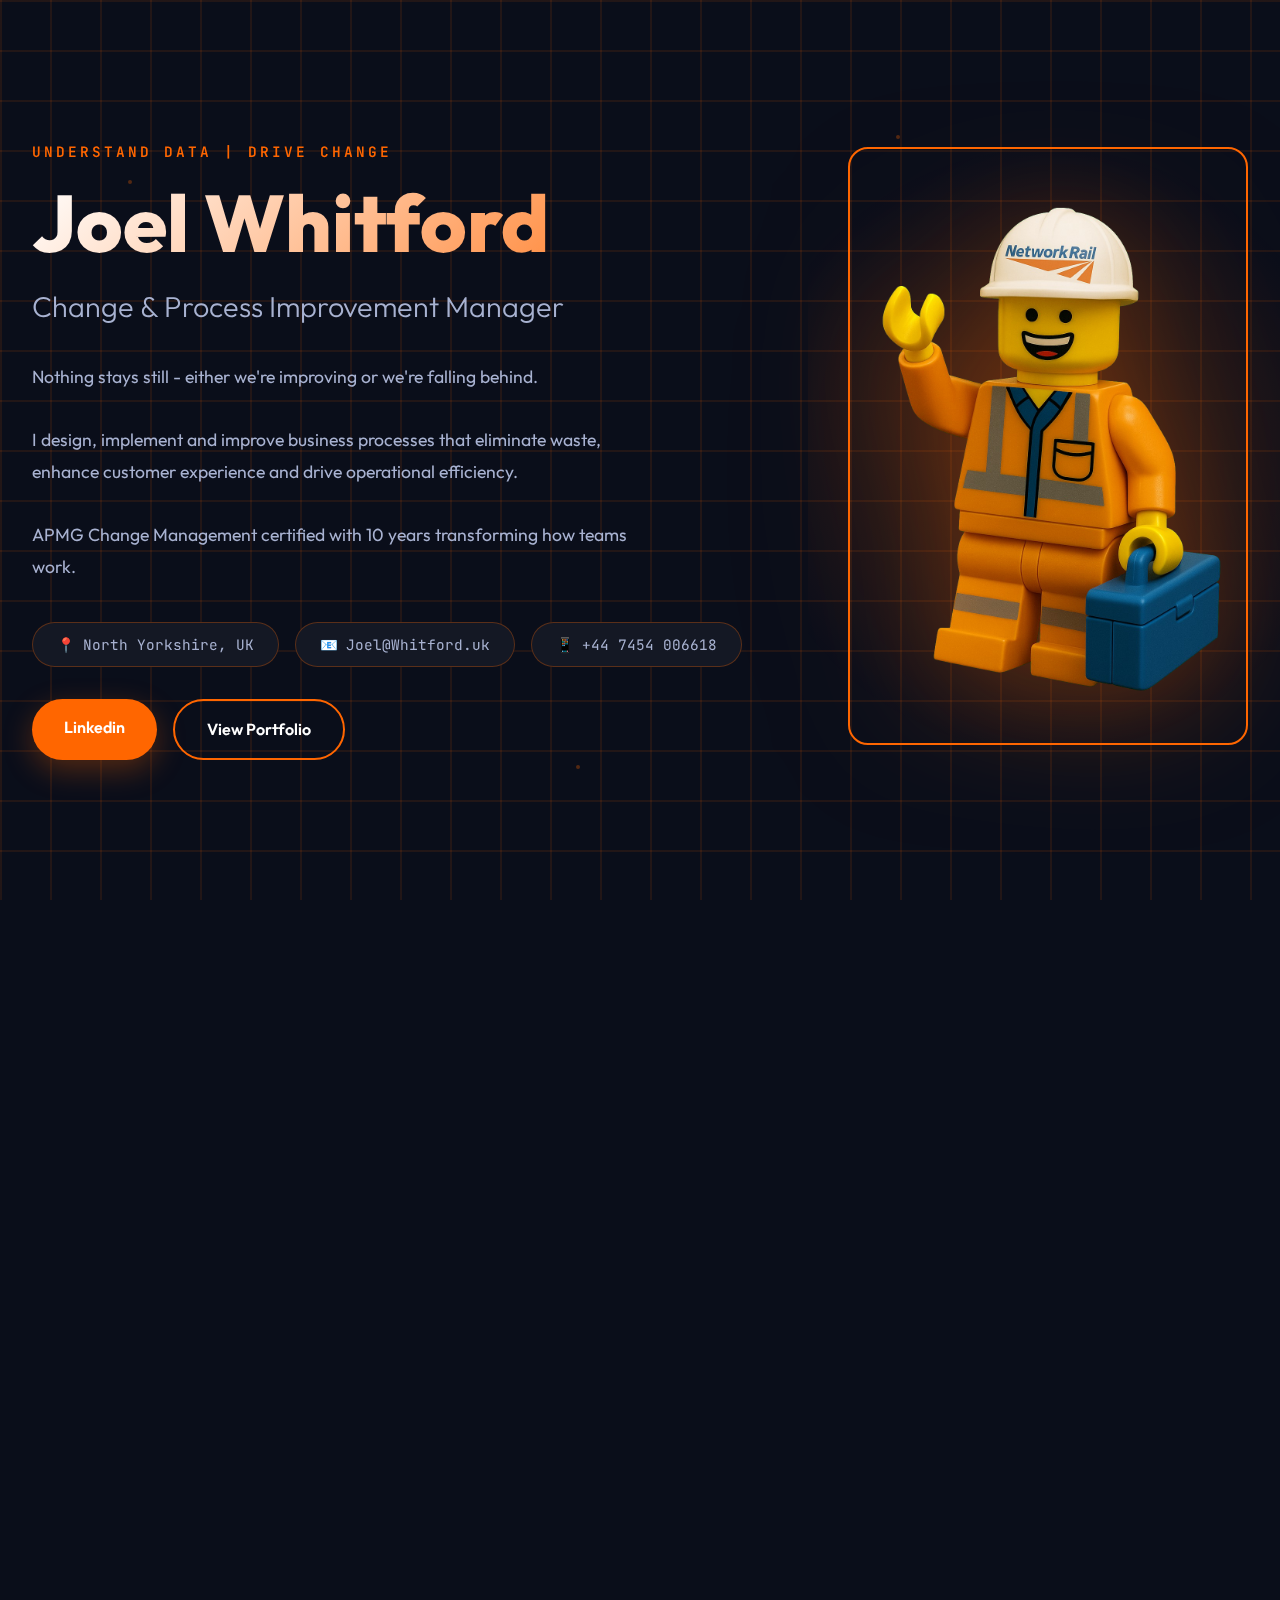
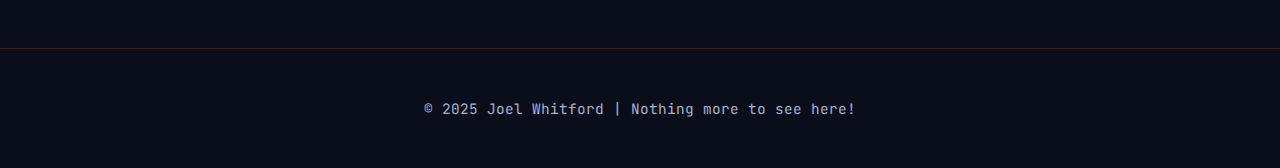
<file: index.html>
<!DOCTYPE html>
<html lang="en">
<head>
    <meta charset="UTF-8">
    <meta name="viewport" content="width=device-width, initial-scale=1.0">
    <title>Joel Whitford | eCV</title>
    <link rel="preconnect" href="https://fonts.googleapis.com">
    <link rel="preconnect" href="https://fonts.gstatic.com" crossorigin>
    <link href="https://fonts.googleapis.com/css2?family=Outfit:wght@300;400;600;800&family=JetBrains+Mono:wght@400;600&display=swap" rel="stylesheet">
    <link rel="stylesheet" href="styles.css">
    <link rel="icon" type="image/x-icon" href="images/favicon.ico">

</head>
<body class="index-page">
    
    <!-- Navigation - Hidden initially, shows on scroll -->
    <nav id="nav">
        <div class="nav-container">
            <a href="index.html" class="nav-logo">Joel Whitford</a>
            <ul class="nav-links">
                <li><a href="index.html">Home</a></li>
                <li><a href="portfolio.html">Portfolio</a></li>
                <li><a href="mailto:Joel@Whitford.uk">Contact</a></li>
            </ul>
        </div>
    </nav>
    <!-- Floating particles -->
    <div class="particle" style="left: 10%; top: 20%; animation-delay: 0s;"></div>
    <div class="particle" style="left: 85%; top: 40%; animation-delay: 2s;"></div>
    <div class="particle" style="left: 25%; top: 70%; animation-delay: 4s;"></div>
    <div class="particle" style="left: 70%; top: 15%; animation-delay: 1s;"></div>
    <div class="particle" style="left: 45%; top: 85%; animation-delay: 3s;"></div>

    <div class="container">
        <!-- Hero Section -->
        <section class="hero">
            <div class="hero-content">
                <div class="eyebrow">Understand Data | Drive Change</div>
                <h1>Joel Whitford</h1>
                <div class="subtitle">Change & Process Improvement Manager</div>
                <p class="hero-description">
                    Nothing stays still - either we're improving or we're falling behind.<br><br>
                    I design, implement and improve business processes that eliminate waste, 
                    enhance customer experience and drive operational efficiency.
                    <br></br> 
                    APMG Change Management certified with 10 years transforming how teams work.
                </p>
                
                <div class="contact-pills">
                    <div class="pill">
                        <span class="pill-icon">📍</span>
                        North Yorkshire, UK
                    </div>
                    <div class="pill">
                        <span class="pill-icon">📧</span>
                        Joel@Whitford.uk
                    </div>
                    <div class="pill">
                        <span class="pill-icon">📱</span>
                        +44 7454 006618
                    </div>
                </div>

                <div class="cta-group">
                    <a href="https://www.linkedin.com/in/joelwhitford93/" class="btn btn-primary">Linkedin</a>
                    <a href="https://joel.whitford.uk/portfolio" class="btn btn-secondary" target="_blank">View Portfolio</a>
                </div>
            </div>

            <div class="hero-mascot">
                <div class="mascot-container">
                    <div class="mascot-glow"></div>
                    <!-- Image path: images/mascot.png -->
                    <img src="images/mascot.png" alt="Network Rail Lego Mascot" class="mascot-img">
                </div>
            </div>
        </section>

        <!-- Stats Section -->
        <section class="stats-section reveal">
            <div class="stats-grid">
                <div class="stat-card">
                    <div class="stat-number">🎯</div>
                    <div class="stat-label">Outcome-Focused<br><span style="color: var(--network-rail-orange);">-</span><br>Not Activity-Focused</div>
                </div>
                <div class="stat-card">
                    <div class="stat-number">🔧</div>
                    <div class="stat-label">Hands-On Delivery<br><span style="color: var(--network-rail-orange);">-</span><br>Not Just Strategy</div>
                </div>
                <div class="stat-card">
                    <div class="stat-number">📊</div>
                    <div class="stat-label">Data-Driven Decisions<br><span style="color: var(--network-rail-orange);">-</span><br>Not Gut Feel</div>
                </div>
                <div class="stat-card">
                    <div class="stat-number">🤝</div>
                    <div class="stat-label">Pragmatic Solutions<br><span style="color: var(--network-rail-orange);">-</span><br>Not Ivory Tower Theory</div>
                </div>
            </div>
        </section>

        <!-- Skills Section -->
        <section class="section reveal">
            <div class="section-header">
                <h2 class="section-title">Core Capabilities</h2>
                <p class="section-subtitle">
                    Combining change management expertise with technical innovation to deliver measurable results
                </p>
            </div>

            <div class="skills-grid">
                <div class="skill-card">
                    <div class="skill-icon">🎯</div>
                    <h3 class="skill-title">Change Delivery & Governance</h3>
                    <ul class="skill-list">
                        <li>End-to-end change project planning & execution</li>
                        <li>Stakeholder engagement & requirements definition across multiple divisions</li>
                        <li>Risk & issue identification, escalation & mitigation</li>
                        <li>Benefits realisation tracking & post-implementation review</li>
                    </ul>
                </div>

                <div class="skill-card">
                    <div class="skill-icon">⚙️</div>
                    <h3 class="skill-title">Process Excellence & Improvement</h3>
                    <ul class="skill-list">
                        <li>Process mapping & redesign using BPMN and gap analysis</li>
                        <li>Continuous improvement initiatives (Lean principles)</li>
                        <li>Cross-functional workshop facilitation & design thinking</li>
                        <li>Business case development & performance metrics creation</li>
                    </ul>
                </div>

                <div class="skill-card">
                    <div class="skill-icon">📊</div>
                    <h3 class="skill-title">Digital Solutions & Automation</h3>
                    <ul class="skill-list">
                        <li>Automated reporting & dashboard development (Power BI)</li>
                        <li>Workflow automation & digital collaboration platforms (SharePoint, Power Apps)</li>
                        <li>Data modelling, cleansing & quality improvement</li>
                        <li>AI-assisted process optimisation & documentation</li>
                    </ul>
                </div>

                <div class="skill-card">
                    <div class="skill-icon">🏢</div>
                    <h3 class="skill-title">Operational & Regulatory Expertise</h3>
                    <ul class="skill-list">
                        <li>Safety-critical operational environments & compliance frameworks</li>
                        <li>Enterprise system implementation & data governance (ERP/CMMS platforms)</li>
                        <li>Asset management & maintenance planning cycles</li>
                        <li>ISO 45001 process design & audit readiness</li>
                    </ul>
                </div>
            </div>
        </section>

        <!-- Experience Timeline -->
        <section class="section reveal">
            <div class="section-header">
                <h2 class="section-title">Professional Journey</h2>
                <p class="section-subtitle">
                   10 years transforming operational processes from frontline delivery to strategic change leadership
                </p>
            </div>

            <div class="timeline">
                <!-- ALL timeline items go here inside ONE timeline div -->
                
                <div class="timeline-item">
                    <div class="timeline-dot"></div>
                    <div class="timeline-content">
                        <div class="timeline-date">2015 – 2018</div>
                        <h3 class="timeline-title">Telecoms Engineering Technician Apprentice</h3>
                        <div class="timeline-company">Network Rail</div>
                        <p class="timeline-description">
                            Technical apprenticeship with 2 years hands-on trackside experience performing fault repair and maintenance on operational railway systems.
                            <br><br>
                            Built foundation in safety-critical environments, fault diagnosis and problem-solving under pressure.
                        </p>
                    </div>
                </div>

                <div class="timeline-item">
                    <div class="timeline-dot"></div>
                    <div class="timeline-content">
                        <div class="timeline-date">2018 – June 2020</div>
                        <h3 class="timeline-title">Control Centre Technician (Telecoms)</h3>
                        <div class="timeline-company">Network Rail</div>
                        <p class="timeline-description">
                            Selected for newly-created operational control role as part of first cohort. Helped establish processes, procedures and working practices for maintaining critical communications infrastructure across a regional network.
                            <br><br>
                            Operated in fast-paced, safety-critical environment managing system failures and ensuring business continuity.
                        </p>
                    </div>
                </div>

                <div class="timeline-item">
                    <div class="timeline-dot"></div>
                    <div class="timeline-content">
                        <div class="timeline-date">June 2020 – July 2023</div>
                        <h3 class="timeline-title">Assistant Route Communications Engineer</h3>
                        <div class="timeline-company">Network Rail</div>
                        <p class="timeline-description">
                            Supported compliance and process management for 100+ maintenance staff across Scotland to London corridor. Cleared 3-year backlog of safety incident investigations by redesigning incident management processes.
                            <br><br>
                            Implemented ISO 45001-aligned compliance system and created training framework still used as standard today.
                        </p>
                    </div>
                </div>

                <div class="timeline-item">
                    <div class="timeline-dot"></div>
                    <div class="timeline-content">
                        <div class="timeline-date">July 2023 – February 2025</div>
                        <h3 class="timeline-title">Asset Engineer</h3>
                        <div class="timeline-company">Network Rail</div>
                        <p class="timeline-description">
                            Transitioned from operational delivery to data analytics and process automation. Built Power BI solutions eliminating 1 hour of manual reporting daily for management teams.
                            <br><br>
                            Used predictive analytics to identify 61 high-risk assets, enabling proactive maintenance strategy across regional portfolio.
                        </p>
                    </div>
                </div>

                <div class="timeline-item">
                    <div class="timeline-dot"></div>
                    <div class="timeline-content">
                        <div class="timeline-date">February 2025 – Current</div>
                        <h3 class="timeline-title">Systems Support Manager</h3>
                        <div class="timeline-company">Network Rail</div>
                        <p class="timeline-description">
                            Managing enterprise system support for cross-disciplinary operations. Redesigning inefficient processes, building automated reporting solutions and establishing data governance standards.
                            <br><br>
                            Reducing manual administrative workload while improving compliance visibility and real-time operational insights across engineering and finance teams.
                        </p>
                    </div>
                </div>
            </div>  <!-- Close timeline div here -->
        </section>
        <!-- Key Projects -->
        <section class="section reveal">
            <div class="section-header">
                <h2 class="section-title">Featured Projects</h2>
                <p class="section-subtitle">
                    Delivering tangible improvements through data-driven solutions and process innovation
                </p>
            </div>

            <div class="projects-grid">
                <div class="project-card">
                    <!-- Image path: images/project-sincs.png -->
                    <img src="images/project-sincs.png" alt="SINCS System Project" class="project-image">
                    <div class="project-content">
                        <h3 class="project-title">SINCS Compliance System</h3>
                        <p class="project-description">
                            Redesigned incident management process, eliminating 3-year backlog through stakeholder engagement, 
                            process mapping and ISO 45001-aligned controls
                        </p>
                        <div class="project-tags">
                            <span class="tag">Process Design</span>
                            <span class="tag">Training</span>
                            <span class="tag">ISO 45001</span>
                        </div>
                    </div>
                </div>

                <div class="project-card">
                    <!-- Image path: images/project-powerbi.png -->
                    <img src="images/project-powerbi.png" alt="Power BI Dashboard" class="project-image">
                    <div class="project-content">
                        <h3 class="project-title">Automated Power BI Reporting</h3>
                        <p class="project-description">
                            Developed automated reporting dashboards that save managers 1 hour per day, allowing 
                            them to focus on safety-critical tasks. Improved data quality and decision-making across maintenance operations.
                        </p>
                        <div class="project-tags">
                            <span class="tag">Power BI</span>
                            <span class="tag">Automation</span>
                            <span class="tag">Data Analytics</span>
                        </div>
                    </div>
                </div>

                <div class="project-card">
                    <!-- Image path: images/project-sharepoint.png -->
                    <img src="images/project-sharepoint.png" alt="SharePoint Solution" class="project-image">
                    <div class="project-content">
                        <h3 class="project-title">SharePoint Modernisation</h3>
                        <p class="project-description">
                            Transformed paper-based processes into standardized SharePoint solutions with integrated 
                            workflows. Created scalable templates for cross-functional team collaboration and document management.
                        </p>
                        <div class="project-tags">
                            <span class="tag">SharePoint</span>
                            <span class="tag">Digital Transformation</span>
                            <span class="tag">Workflow</span>
                        </div>
                    </div>
                </div>

                <div class="project-card">
                    <!-- Image path: images/project-analytics.png -->
                    <img src="images/project-analytics.png" alt="Site Analytics Project" class="project-image">
                    <div class="project-content">
                        <h3 class="project-title">Predictive Site Analytics</h3>
                        <p class="project-description">
                            Used Power Query and data modeling to identify 61 problem telecoms sites across eastern 
                            England, enabling proactive maintenance and reducing failure rates through targeted interventions.
                        </p>
                        <div class="project-tags">
                            <span class="tag">Power Query</span>
                            <span class="tag">Risk Analysis</span>
                            <span class="tag">Predictive Maintenance</span>
                        </div>
                    </div>
                </div>
            </div>
        </section>

        <!-- Certifications -->
        <section class="section reveal">
            <div class="section-header">
                <h2 class="section-title">Qualifications & Certifications</h2>
                <p class="section-subtitle">
                    Professionally certified in change management with strong technical and leadership credentials
                </p>
            </div>

            <div class="cert-grid">
                <div class="cert-badge">
                    <div class="cert-name">APMG Change Management</div>
                    <div style="color: var(--text-secondary); font-size: 0.9rem; margin-top: 0.5rem;">
                        Foundation & Practitioner
                    </div>
                    <div class="cert-footer-icon"><span class="cert-status-icon">✓</span></div>
                </div>
                <div class="cert-badge">
                    <div class="cert-name">CMI CPD</div>
                    <div style="color: var(--text-secondary); font-size: 0.9rem; margin-top: 0.5rem;">
                        In Progress
                    </div>
                    <div class="cert-footer-icon"><span class="cert-status-icon">✓</span></div>
                </div>
                <div class="cert-badge">
                    <div class="cert-name">APM Membership</div>
                    <div style="color: var(--text-secondary); font-size: 0.9rem; margin-top: 0.5rem;">
                        Application in Progress
                    </div>
                    <div class="cert-footer-icon"><span class="cert-status-icon">✓</span></div>
                </div>
                <div class="cert-badge">
                    <div class="cert-name">BTEC Railway Engineering</div>
                    <div style="color: var(--text-secondary); font-size: 0.9rem; margin-top: 0.5rem;">
                        Level 3
                    </div>
                    <div class="cert-footer-icon"><span class="cert-status-icon">✓</span></div>
                </div>
                <div class="cert-badge">
                    <div class="cert-name">NVQ Engineering Operations</div>
                    <div style="color: var(--text-secondary); font-size: 0.9rem; margin-top: 0.5rem;">
                        Level 3
                    </div>
                    <div class="cert-footer-icon"><span class="cert-status-icon">✓</span></div>
                </div>
                <div class="cert-badge">
                    <div class="cert-name">ILM Leadership & Management</div>
                    <div style="color: var(--text-secondary); font-size: 0.9rem; margin-top: 0.5rem;">
                        Level 3
                    </div>
                    <div class="cert-footer-icon"><span class="cert-status-icon">✓</span></div>
                </div>
                <div class="cert-badge">
                    <div class="cert-name">Lean Six Sigma</div>
                    <div style="color: var(--text-secondary); font-size: 0.9rem; margin-top: 0.5rem;">
                        Coming Soon!
                    </div>
                </div>
                <div class="cert-badge">
                    <div class="cert-name">APM Project Management Qualification</div>
                    <div style="color: var(--text-secondary); font-size: 0.9rem; margin-top: 0.5rem;">
                        Coming Soon!
                </div>
                
            </div>
        </section>

        <!-- Footer CTA -->
        <section class="footer-cta reveal">
            <h2>Hiring?</h2>
            <p>
                I'm currently seeking a Change Project Manager role where I can apply my blend of operational 
                knowledge, change delivery experience, and digital innovation to improve performance, safety, 
                and efficiency.
            </p>
            <div class="cta-group" style="justify-content: center;">
                <a href="mailto:Joel@Whitford.uk" class="btn btn-primary">Get In Touch</a>
                <a href="https://joel.whitford.uk/portfolio" class="btn btn-secondary" target="_blank">Explore Full Portfolio</a>
            </div>
        </section>
    </div>

    <footer>
        <p>© 2025 Joel Whitford | Nothing more to see here!</p>
    </footer>

    <script>
        // Scroll reveal animation with fade out
        const reveals = document.querySelectorAll('.reveal');
        
        function checkReveal() {
            reveals.forEach(reveal => {
                const windowHeight = window.innerHeight;
                const elementTop = reveal.getBoundingClientRect().top;
                const elementBottom = reveal.getBoundingClientRect().bottom;
                const elementVisible = 150;
                
                // Add active class when entering viewport
                if (elementTop < windowHeight - elementVisible && elementBottom > elementVisible) {
                    reveal.classList.add('active');
                } else {
                    // Remove active class when leaving viewport
                    reveal.classList.remove('active');
                }
            });
        }
        
        window.addEventListener('scroll', checkReveal);
        checkReveal(); // Check on load

        // Show/hide navigation on scroll
        const nav = document.getElementById('nav');

        window.addEventListener('scroll', function() {
            if (window.scrollY > 600) {
                nav.classList.add('visible');
            } else {
                nav.classList.remove('visible');
            }
        });

    // Rest of your existing modal code...
    function openModal(modalId) {
        document.getElementById(modalId).classList.add('active');
        document.body.style.overflow = 'hidden';
    }

    function closeModal(modalId) {
        document.getElementById(modalId).classList.remove('active');
        document.body.style.overflow = 'auto';
    }

    function closeModalOnBackground(event, modalId) {
        if (event.target.classList.contains('modal')) {
            closeModal(modalId);
        }
    }

    // Close modal on Escape key
    document.addEventListener('keydown', function(event) {
        if (event.key === 'Escape') {
            document.querySelectorAll('.modal.active').forEach(modal => {
                modal.classList.remove('active');
            });
            document.body.style.overflow = 'auto';
        }
    });
    </script>
</body>
</html>
</file>
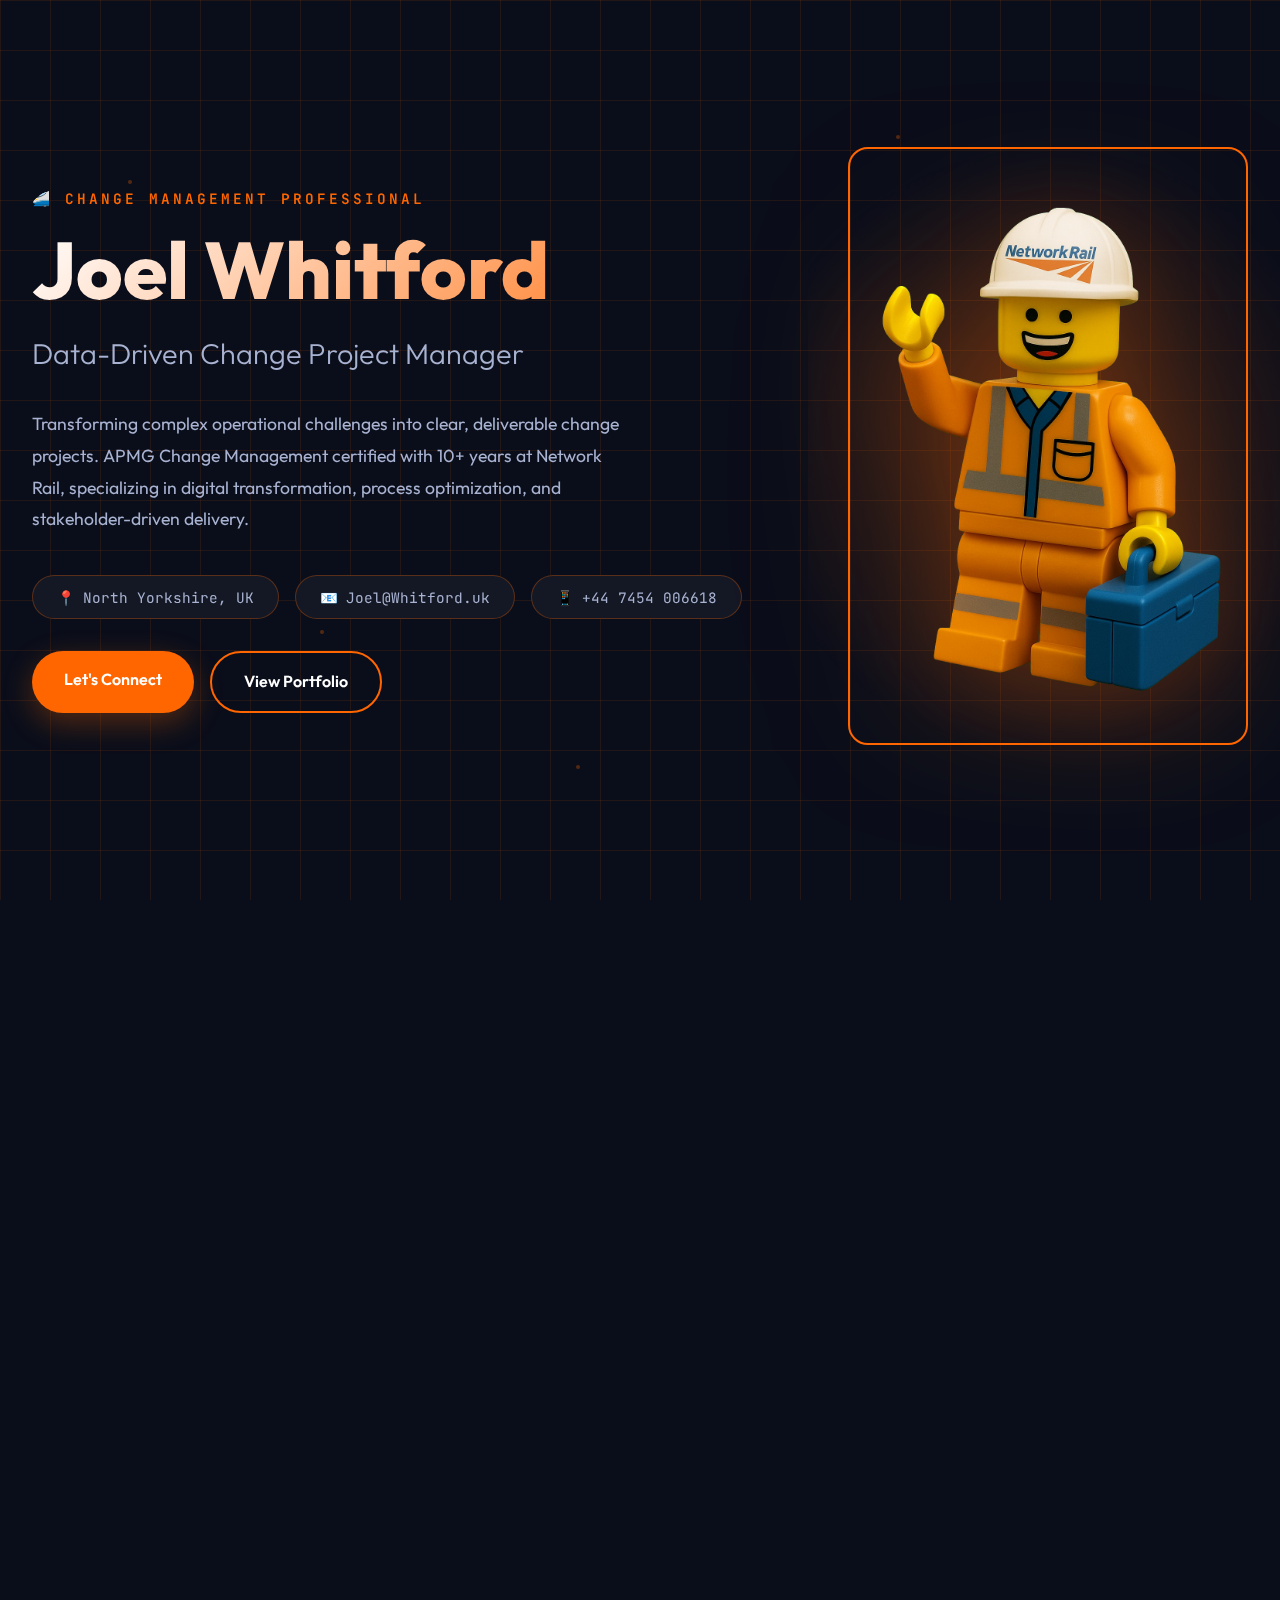
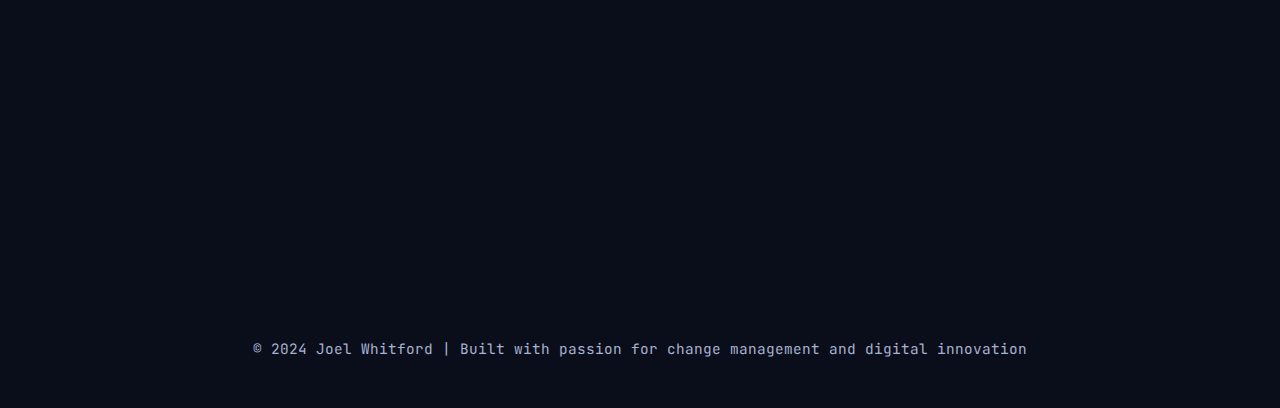
<file: indexbackup.html>
<!DOCTYPE html>
<html lang="en">
<head>
    <meta charset="UTF-8">
    <meta name="viewport" content="width=device-width, initial-scale=1.0">
    <title>Joel Whitford | Change Project Manager</title>
    <link rel="preconnect" href="https://fonts.googleapis.com">
    <link rel="preconnect" href="https://fonts.gstatic.com" crossorigin>
    <link href="https://fonts.googleapis.com/css2?family=Outfit:wght@300;400;600;800&family=JetBrains+Mono:wght@400;600&display=swap" rel="stylesheet">
    <style>
        * {
            margin: 0;
            padding: 0;
            box-sizing: border-box;
        }

        :root {
            --network-rail-orange: #ff6600;
            --network-rail-blue: #0066cc;
            --dark-bg: #0a0e1a;
            --card-bg: #141824;
            --text-primary: #ffffff;
            --text-secondary: #a8b2d1;
            --accent: #ffd700;
            --grid-color: rgba(255, 102, 0, 0.1);
        }

        body {
            font-family: 'Outfit', sans-serif;
            background: var(--dark-bg);
            color: var(--text-primary);
            line-height: 1.6;
            overflow-x: hidden;
        }

        /* Animated grid background */
        body::before {
            content: '';
            position: fixed;
            top: 0;
            left: 0;
            width: 100%;
            height: 100%;
            background-image: 
                linear-gradient(var(--grid-color) 1px, transparent 1px),
                linear-gradient(90deg, var(--grid-color) 1px, transparent 1px);
            background-size: 50px 50px;
            animation: gridMove 20s linear infinite;
            z-index: 0;
            pointer-events: none;
        }

        @keyframes gridMove {
            0% { transform: translate(0, 0); }
            100% { transform: translate(50px, 50px); }
        }

        /* Floating particles */
        .particle {
            position: fixed;
            width: 4px;
            height: 4px;
            background: var(--network-rail-orange);
            border-radius: 50%;
            opacity: 0.3;
            z-index: 1;
            animation: float 8s ease-in-out infinite;
        }

        @keyframes float {
            0%, 100% { transform: translateY(0) translateX(0); }
            50% { transform: translateY(-100px) translateX(50px); }
        }

        .container {
            max-width: 1400px;
            margin: 0 auto;
            padding: 0 2rem;
            position: relative;
            z-index: 2;
        }

        /* Hero Section */
        .hero {
            min-height: 100vh;
            display: flex;
            align-items: center;
            justify-content: space-between;
            gap: 4rem;
            padding: 4rem 0;
            position: relative;
        }

        .hero-content {
            flex: 1;
            animation: slideInLeft 1s ease-out;
        }

        @keyframes slideInLeft {
            from {
                opacity: 0;
                transform: translateX(-50px);
            }
            to {
                opacity: 1;
                transform: translateX(0);
            }
        }

        .hero-mascot {
            flex: 0 0 400px;
            position: relative;
            animation: slideInRight 1s ease-out, float 6s ease-in-out 1s infinite;
        }

        @keyframes slideInRight {
            from {
                opacity: 0;
                transform: translateX(50px);
            }
            to {
                opacity: 1;
                transform: translateX(0);
            }
        }

        .mascot-container {
            position: relative;
            filter: drop-shadow(0 20px 60px rgba(255, 102, 0, 0.3));
        }

        .mascot-glow {
            position: absolute;
            top: 50%;
            left: 50%;
            transform: translate(-50%, -50%);
            width: 120%;
            height: 120%;
            background: radial-gradient(circle, rgba(255, 102, 0, 0.2) 0%, transparent 70%);
            animation: pulse 3s ease-in-out infinite;
            z-index: -1;
        }

        @keyframes pulse {
            0%, 100% { opacity: 0.5; transform: translate(-50%, -50%) scale(1); }
            50% { opacity: 1; transform: translate(-50%, -50%) scale(1.1); }
        }

        .mascot-img {
            width: 100%;
            height: auto;
            border-radius: 20px;
            border: 2px solid var(--network-rail-orange);
        }

        .eyebrow {
            font-family: 'JetBrains Mono', monospace;
            color: var(--network-rail-orange);
            font-size: 0.9rem;
            font-weight: 600;
            letter-spacing: 3px;
            text-transform: uppercase;
            margin-bottom: 1rem;
            animation: fadeIn 1s ease-out 0.3s backwards;
        }

        @keyframes fadeIn {
            from { opacity: 0; }
            to { opacity: 1; }
        }

        h1 {
            font-size: clamp(3rem, 8vw, 5rem);
            font-weight: 800;
            line-height: 1.1;
            margin-bottom: 1rem;
            background: linear-gradient(135deg, #ffffff 0%, var(--network-rail-orange) 100%);
            -webkit-background-clip: text;
            -webkit-text-fill-color: transparent;
            background-clip: text;
            animation: fadeIn 1s ease-out 0.5s backwards;
        }

        .subtitle {
            font-size: clamp(1.2rem, 3vw, 1.8rem);
            color: var(--text-secondary);
            margin-bottom: 2rem;
            font-weight: 300;
            animation: fadeIn 1s ease-out 0.7s backwards;
        }

        .hero-description {
            font-size: 1.1rem;
            color: var(--text-secondary);
            margin-bottom: 2.5rem;
            max-width: 600px;
            line-height: 1.8;
            animation: fadeIn 1s ease-out 0.9s backwards;
        }

        .cta-group {
            display: flex;
            gap: 1rem;
            flex-wrap: wrap;
            animation: fadeIn 1s ease-out 1.1s backwards;
        }

        .btn {
            padding: 1rem 2rem;
            font-size: 1rem;
            font-weight: 600;
            border: none;
            border-radius: 50px;
            cursor: pointer;
            transition: all 0.3s ease;
            text-decoration: none;
            display: inline-block;
            font-family: 'Outfit', sans-serif;
        }

        .btn-primary {
            background: var(--network-rail-orange);
            color: white;
            box-shadow: 0 10px 30px rgba(255, 102, 0, 0.3);
        }

        .btn-primary:hover {
            transform: translateY(-3px);
            box-shadow: 0 15px 40px rgba(255, 102, 0, 0.5);
        }

        .btn-secondary {
            background: transparent;
            color: var(--text-primary);
            border: 2px solid var(--network-rail-orange);
        }

        .btn-secondary:hover {
            background: rgba(255, 102, 0, 0.1);
            transform: translateY(-3px);
        }

        /* Contact Info Pills */
        .contact-pills {
            display: flex;
            gap: 1rem;
            margin-bottom: 2rem;
            flex-wrap: wrap;
            animation: fadeIn 1s ease-out 1.3s backwards;
        }

        .pill {
            padding: 0.6rem 1.5rem;
            background: var(--card-bg);
            border: 1px solid rgba(255, 102, 0, 0.3);
            border-radius: 50px;
            font-family: 'JetBrains Mono', monospace;
            font-size: 0.9rem;
            color: var(--text-secondary);
            display: flex;
            align-items: center;
            gap: 0.5rem;
            transition: all 0.3s ease;
        }

        .pill:hover {
            background: rgba(255, 102, 0, 0.1);
            border-color: var(--network-rail-orange);
            transform: translateY(-2px);
        }

        .pill-icon {
            color: var(--network-rail-orange);
        }

        /* Stats Section */
        .stats-section {
            padding: 4rem 0;
            margin: 4rem 0;
        }

        .stats-grid {
            display: grid;
            grid-template-columns: repeat(auto-fit, minmax(200px, 1fr));
            gap: 2rem;
        }

        .stat-card {
            text-align: center;
            padding: 2rem;
            background: var(--card-bg);
            border-radius: 20px;
            border: 1px solid rgba(255, 102, 0, 0.2);
            transition: all 0.3s ease;
        }

        .stat-card:hover {
            transform: translateY(-10px);
            border-color: var(--network-rail-orange);
            box-shadow: 0 20px 60px rgba(255, 102, 0, 0.2);
        }

        .stat-number {
            font-size: 3rem;
            font-weight: 800;
            color: var(--network-rail-orange);
            margin-bottom: 0.5rem;
        }

        .stat-label {
            color: var(--text-secondary);
            font-size: 1rem;
        }

        /* Section */
        .section {
            padding: 6rem 0;
            position: relative;
        }

        .section-header {
            text-align: center;
            margin-bottom: 4rem;
        }

        .section-title {
            font-size: clamp(2.5rem, 6vw, 4rem);
            font-weight: 800;
            margin-bottom: 1rem;
            position: relative;
            display: inline-block;
        }

        .section-title::after {
            content: '';
            position: absolute;
            bottom: -10px;
            left: 50%;
            transform: translateX(-50%);
            width: 100px;
            height: 4px;
            background: linear-gradient(90deg, transparent, var(--network-rail-orange), transparent);
        }

        .section-subtitle {
            color: var(--text-secondary);
            font-size: 1.2rem;
            max-width: 600px;
            margin: 2rem auto 0;
        }

        /* Skills Grid */
        .skills-grid {
            display: grid;
            grid-template-columns: repeat(auto-fit, minmax(300px, 1fr));
            gap: 2rem;
            margin-top: 3rem;
        }

        .skill-card {
            background: var(--card-bg);
            border: 1px solid rgba(255, 102, 0, 0.2);
            border-radius: 20px;
            padding: 2rem;
            transition: all 0.4s ease;
            position: relative;
            overflow: hidden;
        }

        .skill-card::before {
            content: '';
            position: absolute;
            top: 0;
            left: 0;
            width: 100%;
            height: 4px;
            background: linear-gradient(90deg, var(--network-rail-orange), var(--network-rail-blue));
            transform: scaleX(0);
            transition: transform 0.4s ease;
        }

        .skill-card:hover {
            transform: translateY(-10px);
            border-color: var(--network-rail-orange);
            box-shadow: 0 20px 60px rgba(255, 102, 0, 0.2);
        }

        .skill-card:hover::before {
            transform: scaleX(1);
        }

        .skill-icon {
            font-size: 2.5rem;
            margin-bottom: 1rem;
        }

        .skill-title {
            font-size: 1.5rem;
            font-weight: 600;
            margin-bottom: 1rem;
            color: var(--network-rail-orange);
        }

        .skill-list {
            list-style: none;
        }

        .skill-list li {
            padding: 0.5rem 0;
            color: var(--text-secondary);
            position: relative;
            padding-left: 1.5rem;
        }

        .skill-list li::before {
            content: '▹';
            position: absolute;
            left: 0;
            color: var(--network-rail-orange);
            font-weight: bold;
        }

        /* Timeline */
        .timeline {
            position: relative;
            padding: 2rem 0;
            max-width: 1000px;
            margin: 0 auto;
        }

        .timeline::before {
            content: '';
            position: absolute;
            left: 50%;
            top: 0;
            bottom: 0;
            width: 2px;
            background: linear-gradient(180deg, transparent, var(--network-rail-orange), transparent);
        }

        .timeline-item {
            margin-bottom: 4rem;
            position: relative;
            display: flex;
            justify-content: space-between;
            align-items: center;
        }

        .timeline-item:nth-child(odd) .timeline-content {
            margin-left: auto;
            text-align: right;
        }

        .timeline-content {
            width: 45%;
            background: var(--card-bg);
            padding: 2rem;
            border-radius: 20px;
            border: 1px solid rgba(255, 102, 0, 0.2);
            transition: all 0.3s ease;
            position: relative;
        }

        .timeline-content:hover {
            transform: scale(1.05);
            border-color: var(--network-rail-orange);
            box-shadow: 0 15px 40px rgba(255, 102, 0, 0.2);
        }

        .timeline-date {
            font-family: 'JetBrains Mono', monospace;
            color: var(--network-rail-orange);
            font-size: 0.9rem;
            font-weight: 600;
            margin-bottom: 0.5rem;
        }

        .timeline-title {
            font-size: 1.5rem;
            font-weight: 600;
            margin-bottom: 0.5rem;
        }

        .timeline-company {
            color: var(--text-secondary);
            margin-bottom: 1rem;
            font-size: 1.1rem;
        }

        .timeline-description {
            color: var(--text-secondary);
            line-height: 1.8;
        }

        .timeline-dot {
            position: absolute;
            left: 50%;
            transform: translateX(-50%);
            width: 20px;
            height: 20px;
            background: var(--network-rail-orange);
            border: 4px solid var(--dark-bg);
            border-radius: 50%;
            z-index: 10;
            box-shadow: 0 0 20px var(--network-rail-orange);
        }

        /* Certifications */
        .cert-grid {
            display: grid;
            grid-template-columns: repeat(auto-fit, minmax(250px, 1fr));
            gap: 1.5rem;
            margin-top: 3rem;
        }

        .cert-badge {
            background: var(--card-bg);
            padding: 1.5rem;
            border-radius: 15px;
            border: 1px solid rgba(255, 102, 0, 0.2);
            text-align: center;
            transition: all 0.3s ease;
            position: relative;
            overflow: hidden;
        }

        .cert-badge::before {
            content: '✓';
            position: absolute;
            top: 10px;
            right: 10px;
            width: 30px;
            height: 30px;
            background: var(--network-rail-orange);
            border-radius: 50%;
            display: flex;
            align-items: center;
            justify-content: center;
            font-weight: bold;
            font-size: 1.2rem;
        }

        .cert-badge:hover {
            transform: translateY(-5px);
            border-color: var(--network-rail-orange);
            box-shadow: 0 15px 40px rgba(255, 102, 0, 0.2);
        }

        .cert-name {
            font-weight: 600;
            font-size: 1.1rem;
            color: var(--text-primary);
        }

        /* Projects Showcase */
        .projects-grid {
            display: grid;
            grid-template-columns: repeat(auto-fit, minmax(350px, 1fr));
            gap: 2rem;
            margin-top: 3rem;
        }

        .project-card {
            background: var(--card-bg);
            border-radius: 20px;
            overflow: hidden;
            border: 1px solid rgba(255, 102, 0, 0.2);
            transition: all 0.4s ease;
            cursor: pointer;
        }

        .project-card:hover {
            transform: translateY(-10px);
            border-color: var(--network-rail-orange);
            box-shadow: 0 20px 60px rgba(255, 102, 0, 0.3);
        }

        .project-image {
            width: 100%;
            height: 200px;
            object-fit: cover;
            border-bottom: 2px solid var(--network-rail-orange);
        }

        .project-content {
            padding: 2rem;
        }

        .project-title {
            font-size: 1.5rem;
            font-weight: 600;
            margin-bottom: 1rem;
            color: var(--network-rail-orange);
        }

        .project-description {
            color: var(--text-secondary);
            line-height: 1.8;
            margin-bottom: 1rem;
        }

        .project-tags {
            display: flex;
            gap: 0.5rem;
            flex-wrap: wrap;
        }

        .tag {
            padding: 0.3rem 0.8rem;
            background: rgba(255, 102, 0, 0.1);
            border: 1px solid rgba(255, 102, 0, 0.3);
            border-radius: 20px;
            font-size: 0.85rem;
            color: var(--network-rail-orange);
        }

        /* Footer CTA */
        .footer-cta {
            text-align: center;
            padding: 6rem 0;
            background: linear-gradient(135deg, var(--card-bg) 0%, rgba(255, 102, 0, 0.1) 100%);
            border-radius: 30px;
            margin: 4rem 0;
        }

        .footer-cta h2 {
            font-size: clamp(2rem, 5vw, 3.5rem);
            margin-bottom: 1.5rem;
        }

        .footer-cta p {
            font-size: 1.2rem;
            color: var(--text-secondary);
            margin-bottom: 2rem;
            max-width: 600px;
            margin-left: auto;
            margin-right: auto;
        }

        /* Footer */
        footer {
            text-align: center;
            padding: 3rem 0;
            color: var(--text-secondary);
            font-family: 'JetBrains Mono', monospace;
            font-size: 0.9rem;
        }

        /* Responsive */
        @media (max-width: 968px) {
            .hero {
                flex-direction: column;
                text-align: center;
            }

            .hero-mascot {
                flex: 0 0 300px;
                order: -1;
            }

            .hero-content {
                align-items: center;
            }

            .cta-group, .contact-pills {
                justify-content: center;
            }

            .timeline::before {
                left: 20px;
            }

            .timeline-content {
                width: calc(100% - 60px);
                margin-left: 60px !important;
                text-align: left !important;
            }

            .timeline-dot {
                left: 20px;
            }
        }

        @media (max-width: 640px) {
            .container {
                padding: 0 1rem;
            }

            .section {
                padding: 3rem 0;
            }

            .hero-mascot {
                flex: 0 0 250px;
            }

            .projects-grid {
                grid-template-columns: 1fr;
            }
        }

        /* Scroll reveal animations */
        .reveal {
            opacity: 0;
            transform: translateY(50px);
            transition: all 0.8s ease;
        }

        .reveal.active {
            opacity: 1;
            transform: translateY(0);
        }
    </style>
</head>
<body>
    <!-- Floating particles -->
    <div class="particle" style="left: 10%; top: 20%; animation-delay: 0s;"></div>
    <div class="particle" style="left: 85%; top: 40%; animation-delay: 2s;"></div>
    <div class="particle" style="left: 25%; top: 70%; animation-delay: 4s;"></div>
    <div class="particle" style="left: 70%; top: 15%; animation-delay: 1s;"></div>
    <div class="particle" style="left: 45%; top: 85%; animation-delay: 3s;"></div>

    <div class="container">
        <!-- Hero Section -->
        <section class="hero">
            <div class="hero-content">
                <div class="eyebrow">🚄 Change Management Professional</div>
                <h1>Joel Whitford</h1>
                <div class="subtitle">Data-Driven Change Project Manager</div>
                <p class="hero-description">
                    Transforming complex operational challenges into clear, deliverable change projects. 
                    APMG Change Management certified with 10+ years at Network Rail, specializing in 
                    digital transformation, process optimization, and stakeholder-driven delivery.
                </p>
                
                <div class="contact-pills">
                    <div class="pill">
                        <span class="pill-icon">📍</span>
                        North Yorkshire, UK
                    </div>
                    <div class="pill">
                        <span class="pill-icon">📧</span>
                        Joel@Whitford.uk
                    </div>
                    <div class="pill">
                        <span class="pill-icon">📱</span>
                        +44 7454 006618
                    </div>
                </div>

                <div class="cta-group">
                    <a href="mailto:Joel@Whitford.uk" class="btn btn-primary">Let's Connect</a>
                    <a href="https://joel.whitford.uk" class="btn btn-secondary" target="_blank">View Portfolio</a>
                </div>
            </div>

            <div class="hero-mascot">
                <div class="mascot-container">
                    <div class="mascot-glow"></div>
                    <!-- Image path: images/mascot.png -->
                    <img src="images/mascot.png" alt="Network Rail Lego Mascot" class="mascot-img">
                </div>
            </div>
        </section>

        <!-- Stats Section -->
        <section class="stats-section reveal">
            <div class="stats-grid">
                <div class="stat-card">
                    <div class="stat-number">10+</div>
                    <div class="stat-label">Years at Network Rail</div>
                </div>
                <div class="stat-card">
                    <div class="stat-number">100+</div>
                    <div class="stat-label">Team Members Managed</div>
                </div>
                <div class="stat-card">
                    <div class="stat-number">3 Year</div>
                    <div class="stat-label">Backlog Cleared</div>
                </div>
                <div class="stat-card">
                    <div class="stat-number">61</div>
                    <div class="stat-label">Problem Sites Identified</div>
                </div>
            </div>
        </section>

        <!-- Skills Section -->
        <section class="section reveal">
            <div class="section-header">
                <h2 class="section-title">Core Capabilities</h2>
                <p class="section-subtitle">
                    Combining change management expertise with technical innovation to deliver measurable results
                </p>
            </div>

            <div class="skills-grid">
                <div class="skill-card">
                    <div class="skill-icon">🎯</div>
                    <h3 class="skill-title">Change Delivery & Governance</h3>
                    <ul class="skill-list">
                        <li>Change project planning & execution</li>
                        <li>Requirements definition & stakeholder engagement</li>
                        <li>Risk & issue management</li>
                        <li>Benefits realisation & lessons learned</li>
                    </ul>
                </div>

                <div class="skill-card">
                    <div class="skill-icon">⚙️</div>
                    <h3 class="skill-title">Project & Process Improvement</h3>
                    <ul class="skill-list">
                        <li>Continuous improvement initiatives</li>
                        <li>Cross-functional team leadership</li>
                        <li>Process mapping & redesign</li>
                        <li>Data-driven decision support</li>
                    </ul>
                </div>

                <div class="skill-card">
                    <div class="skill-icon">📊</div>
                    <h3 class="skill-title">Digital & Analytical Capability</h3>
                    <ul class="skill-list">
                        <li>Power BI dashboard development</li>
                        <li>SharePoint solutions & automation</li>
                        <li>Data modelling & reporting</li>
                        <li>AI-powered analytics & GPT integration</li>
                    </ul>
                </div>

                <div class="skill-card">
                    <div class="skill-icon">🚂</div>
                    <h3 class="skill-title">Rail Operational Knowledge</h3>
                    <ul class="skill-list">
                        <li>Safety-critical systems & communications</li>
                        <li>Ellipse data management & reporting</li>
                        <li>Asset management & maintenance cycles</li>
                        <li>ISO 45001 aligned process design</li>
                    </ul>
                </div>
            </div>
        </section>

        <!-- Experience Timeline -->
        <section class="section reveal">
            <div class="section-header">
                <h2 class="section-title">Professional Journey</h2>
                <p class="section-subtitle">
                    Rapid progression from apprentice to systems manager, driving digital transformation across Network Rail
                </p>
            </div>

            <div class="timeline">
                <div class="timeline-item">
                    <div class="timeline-dot"></div>
                    <div class="timeline-content">
                        <div class="timeline-date">February 2025 – Current</div>
                        <h3 class="timeline-title">Systems Support Manager</h3>
                        <div class="timeline-company">Network Rail</div>
                        <p class="timeline-description">
                            Leading Ellipse, data, and process support for North and East region maintenance teams. 
                            Delivering change initiatives that streamline reporting, improve data quality, and enhance 
                            compliance across engineering, planning, and asset management operations.
                        </p>
                    </div>
                </div>

                <div class="timeline-item">
                    <div class="timeline-dot"></div>
                    <div class="timeline-content">
                        <div class="timeline-date">July 2023 – February 2025</div>
                        <h3 class="timeline-title">Asset Engineer (Secondment)</h3>
                        <div class="timeline-company">Network Rail</div>
                        <p class="timeline-description">
                            Developed automated Power BI reporting tools, saving managers 1 hour per day on safety-critical 
                            tasks. Applied Power Query analytics to identify 61 problem sites across eastern England, 
                            enabling targeted maintenance interventions.
                        </p>
                    </div>
                </div>

                <div class="timeline-item">
                    <div class="timeline-dot"></div>
                    <div class="timeline-content">
                        <div class="timeline-date">June 2020 – July 2023</div>
                        <h3 class="timeline-title">Assistant Route Communications Engineer</h3>
                        <div class="timeline-company">Network Rail</div>
                        <p class="timeline-description">
                            Managed team of 100+ staff maintaining safety-critical telecoms infrastructure. Cleared 
                            three-year backlog of incident reports and implemented new compliance management system 
                            aligned with ISO 45001, creating training templates still in use today.
                        </p>
                    </div>
                </div>

                <div class="timeline-item">
                    <div class="timeline-dot"></div>
                    <div class="timeline-content">
                        <div class="timeline-date">2018 – June 2020</div>
                        <h3 class="timeline-title">Control Centre Technician (Telecoms)</h3>
                        <div class="timeline-company">Network Rail</div>
                        <p class="timeline-description">
                            Ensured reliability of telecoms equipment at York Campus, a critical hub for train 
                            signalling across the eastern region. Maintained high safety standards in fast-paced 
                            operational environment.
                        </p>
                    </div>
                </div>

                <div class="timeline-item">
                    <div class="timeline-dot"></div>
                    <div class="timeline-content">
                        <div class="timeline-date">2015 – 2018</div>
                        <h3 class="timeline-title">Telecoms Engineering Technician Apprentice</h3>
                        <div class="timeline-company">Network Rail</div>
                        <p class="timeline-description">
                            Trained at HMS Sultan in railway engineering with focus on safety and technical proficiency. 
                            Gained extensive trackside experience performing fault repair and maintenance duties on 
                            operational railway systems.
                        </p>
                    </div>
                </div>
            </div>
        </section>

        <!-- Key Projects -->
        <section class="section reveal">
            <div class="section-header">
                <h2 class="section-title">Featured Projects</h2>
                <p class="section-subtitle">
                    Delivering tangible improvements through data-driven solutions and process innovation
                </p>
            </div>

            <div class="projects-grid">
                <div class="project-card">
                    <!-- Image path: images/project-sincs.png -->
                    <img src="images/project-sincs.png" alt="SINCS System Project" class="project-image">
                    <div class="project-content">
                        <h3 class="project-title">SINCS Compliance System</h3>
                        <p class="project-description">
                            Cleared 3-year backlog of Safety Related Telecoms Failures by implementing streamlined 
                            incident control processes. Created training framework now used as standard for new engineer onboarding.
                        </p>
                        <div class="project-tags">
                            <span class="tag">Process Design</span>
                            <span class="tag">Training</span>
                            <span class="tag">ISO 45001</span>
                        </div>
                    </div>
                </div>

                <div class="project-card">
                    <!-- Image path: images/project-powerbi.png -->
                    <img src="images/project-powerbi.png" alt="Power BI Dashboard" class="project-image">
                    <div class="project-content">
                        <h3 class="project-title">Automated Power BI Reporting</h3>
                        <p class="project-description">
                            Developed automated reporting dashboards that save managers 1 hour per day, allowing 
                            them to focus on safety-critical tasks. Improved data quality and decision-making across maintenance operations.
                        </p>
                        <div class="project-tags">
                            <span class="tag">Power BI</span>
                            <span class="tag">Automation</span>
                            <span class="tag">Data Analytics</span>
                        </div>
                    </div>
                </div>

                <div class="project-card">
                    <!-- Image path: images/project-sharepoint.png -->
                    <img src="images/project-sharepoint.png" alt="SharePoint Solution" class="project-image">
                    <div class="project-content">
                        <h3 class="project-title">SharePoint Modernisation</h3>
                        <p class="project-description">
                            Transformed paper-based processes into standardized SharePoint solutions with integrated 
                            workflows. Created scalable templates for cross-functional team collaboration and document management.
                        </p>
                        <div class="project-tags">
                            <span class="tag">SharePoint</span>
                            <span class="tag">Digital Transformation</span>
                            <span class="tag">Workflow</span>
                        </div>
                    </div>
                </div>

                <div class="project-card">
                    <!-- Image path: images/project-analytics.png -->
                    <img src="images/project-analytics.png" alt="Site Analytics Project" class="project-image">
                    <div class="project-content">
                        <h3 class="project-title">Predictive Site Analytics</h3>
                        <p class="project-description">
                            Used Power Query and data modeling to identify 61 problem telecoms sites across eastern 
                            England, enabling proactive maintenance and reducing failure rates through targeted interventions.
                        </p>
                        <div class="project-tags">
                            <span class="tag">Power Query</span>
                            <span class="tag">Risk Analysis</span>
                            <span class="tag">Predictive Maintenance</span>
                        </div>
                    </div>
                </div>
            </div>
        </section>

        <!-- Certifications -->
        <section class="section reveal">
            <div class="section-header">
                <h2 class="section-title">Qualifications & Certifications</h2>
                <p class="section-subtitle">
                    Professionally certified in change management with strong technical and leadership credentials
                </p>
            </div>

            <div class="cert-grid">
                <div class="cert-badge">
                    <div class="cert-name">APMG Change Management</div>
                    <div style="color: var(--text-secondary); font-size: 0.9rem; margin-top: 0.5rem;">
                        Foundation & Practitioner
                    </div>
                </div>
                <div class="cert-badge">
                    <div class="cert-name">CMI CPD</div>
                    <div style="color: var(--text-secondary); font-size: 0.9rem; margin-top: 0.5rem;">
                        In Progress
                    </div>
                </div>
                <div class="cert-badge">
                    <div class="cert-name">APM Membership</div>
                    <div style="color: var(--text-secondary); font-size: 0.9rem; margin-top: 0.5rem;">
                        Application in Progress
                    </div>
                </div>
                <div class="cert-badge">
                    <div class="cert-name">BTEC Railway Engineering</div>
                    <div style="color: var(--text-secondary); font-size: 0.9rem; margin-top: 0.5rem;">
                        Level 3
                    </div>
                </div>
                <div class="cert-badge">
                    <div class="cert-name">NVQ Engineering Operations</div>
                    <div style="color: var(--text-secondary); font-size: 0.9rem; margin-top: 0.5rem;">
                        Level 3
                    </div>
                </div>
                <div class="cert-badge">
                    <div class="cert-name">ILM Leadership & Management</div>
                    <div style="color: var(--text-secondary); font-size: 0.9rem; margin-top: 0.5rem;">
                        Level 3
                    </div>
                </div>
            </div>
        </section>

        <!-- Footer CTA -->
        <section class="footer-cta reveal">
            <h2>Ready to Drive Change Together?</h2>
            <p>
                I'm currently seeking a Change Project Manager role where I can apply my blend of operational 
                knowledge, change delivery experience, and digital innovation to improve performance, safety, 
                and efficiency.
            </p>
            <div class="cta-group" style="justify-content: center;">
                <a href="mailto:Joel@Whitford.uk" class="btn btn-primary">Get In Touch</a>
                <a href="https://joel.whitford.uk" class="btn btn-secondary" target="_blank">Explore Full Portfolio</a>
            </div>
        </section>
    </div>

    <footer>
        <p>© 2024 Joel Whitford | Built with passion for change management and digital innovation</p>
    </footer>

    <script>
        // Scroll reveal animation
        const reveals = document.querySelectorAll('.reveal');
        
        function checkReveal() {
            reveals.forEach(reveal => {
                const windowHeight = window.innerHeight;
                const elementTop = reveal.getBoundingClientRect().top;
                const elementVisible = 150;
                
                if (elementTop < windowHeight - elementVisible) {
                    reveal.classList.add('active');
                }
            });
        }
        
        window.addEventListener('scroll', checkReveal);
        checkReveal(); // Check on load
    </script>
</body>
</html>
</file>
<file: styles.css>
/* =========================================
   JOEL WHITFORD PORTFOLIO - UNIFIED STYLES
   ========================================= */

/* Base Styles & Reset */
* {
    margin: 0;
    padding: 0;
    box-sizing: border-box;
}

:root {
    --network-rail-orange: #ff6600;
    --network-rail-blue: #0066cc;
    --dark-bg: #0a0e1a;
    --card-bg: #141824;
    --text-primary: #ffffff;
    --text-secondary: #a8b2d1;
    --accent: #ffd700;
    --grid-color: rgba(255, 102, 0, 0.1);
}

body {
    font-family: 'Outfit', sans-serif;
    background: var(--dark-bg);
    color: var(--text-primary);
    line-height: 1.6;
    overflow-x: hidden;
}

/* Animated grid background */
body::before {
    content: '';
    position: fixed;
    top: 0;
    left: 0;
    width: 100%;
    height: 100%;
    background-image: 
        linear-gradient(var(--grid-color) 2px, transparent 2px),
        linear-gradient(90deg, var(--grid-color) 2px, transparent 2px);
    background-size: 50px 50px;
    animation: gridPulse 4s ease-in-out infinite;
    z-index: 0;
    pointer-events: none;
}

@keyframes gridPulse {
    0%, 100% { opacity: 0.3; }
    50% { opacity: 1; }
}

/* Floating particles */
.particle {
    position: fixed;
    width: 4px;
    height: 4px;
    background: var(--network-rail-orange);
    border-radius: 50%;
    opacity: 0.3;
    z-index: 1;
    animation: float 8s ease-in-out infinite;
}

@keyframes float {
    0%, 100% { transform: translateY(0) translateX(0); }
    50% { transform: translateY(-100px) translateX(50px); }
}

.container {
    max-width: 1400px;
    margin: 0 auto;
    padding: 0 2rem;
    position: relative;
    z-index: 2;
}

/* =========================================
   NAVIGATION
   ========================================= */

nav {
    position: fixed;
    top: 0;
    left: 0;
    right: 0;
    background: rgba(10, 14, 26, 0.95);
    backdrop-filter: blur(10px);
    border-bottom: 1px solid rgba(255, 102, 0, 0.2);
    padding: 1rem 0;
    z-index: 1000;
}

/* Index page - nav starts hidden */
.index-page nav {
    transform: translateY(-100%);
    transition: transform 0.3s ease;
}

.index-page nav.visible {
    transform: translateY(0);
}

.nav-container {
    max-width: 1400px;
    margin: 0 auto;
    padding: 0 2rem;
    display: flex;
    justify-content: space-between;
    align-items: center;
}

.nav-logo {
    font-size: 1.5rem;
    font-weight: 800;
    color: var(--network-rail-orange);
    text-decoration: none;
}

.nav-links {
    display: flex;
    gap: 2rem;
    list-style: none;
}

.nav-links a {
    color: var(--text-secondary);
    text-decoration: none;
    font-weight: 500;
    transition: color 0.3s ease;
}

.nav-links a:hover {
    color: var(--network-rail-orange);
}

/* =========================================
   HERO SECTION (Index Page)
   ========================================= */

.hero {
    min-height: 100vh;
    display: flex;
    align-items: center;
    justify-content: space-between;
    gap: 4rem;
    padding: 4rem 0;
    position: relative;
}

.hero-content {
    flex: 1;
    animation: slideInLeft 1s ease-out;
}

@keyframes slideInLeft {
    from {
        opacity: 0;
        transform: translateX(-50px);
    }
    to {
        opacity: 1;
        transform: translateX(0);
    }
}

.hero-mascot {
    flex: 0 0 400px;
    position: relative;
    animation: slideInRight 1s ease-out, float 12s ease-in-out 1s infinite;
}

@keyframes slideInRight {
    from {
        opacity: 0;
        transform: translateX(50px);
    }
    to {
        opacity: 1;
        transform: translateX(0);
    }
}

.mascot-container {
    position: relative;
    filter: drop-shadow(0 20px 60px rgba(255, 102, 0, 0.3));
}

.mascot-glow {
    position: absolute;
    top: 50%;
    left: 50%;
    transform: translate(-50%, -50%);
    width: 120%;
    height: 120%;
    background: radial-gradient(circle, rgba(255, 102, 0, 0.2) 0%, transparent 70%);
    animation: pulse 3s ease-in-out infinite;
    z-index: -1;
}

@keyframes pulse {
    0%, 100% { opacity: 0.5; transform: translate(-50%, -50%) scale(1); }
    50% { opacity: 1; transform: translate(-50%, -50%) scale(1.1); }
}

.mascot-img {
    width: 100%;
    height: auto;
    border-radius: 20px;
    border: 2px solid var(--network-rail-orange);
}

.eyebrow {
    font-family: 'JetBrains Mono', monospace;
    color: var(--network-rail-orange);
    font-size: 0.9rem;
    font-weight: 600;
    letter-spacing: 3px;
    text-transform: uppercase;
    margin-bottom: 1rem;
    animation: fadeIn 1s ease-out 0.3s backwards;
}

@keyframes fadeIn {
    from { opacity: 0; }
    to { opacity: 1; }
}

h1 {
    font-size: clamp(3rem, 8vw, 5rem);
    font-weight: 800;
    line-height: 1.1;
    margin-bottom: 1rem;
    background: linear-gradient(135deg, #ffffff 0%, var(--network-rail-orange) 100%);
    -webkit-background-clip: text;
    -webkit-text-fill-color: transparent;
    background-clip: text;
    animation: fadeIn 1s ease-out 0.5s backwards;
}

.subtitle {
    font-size: clamp(1.2rem, 3vw, 1.8rem);
    color: var(--text-secondary);
    margin-bottom: 2rem;
    font-weight: 300;
    animation: fadeIn 1s ease-out 0.7s backwards;
}

.hero-description {
    font-size: 1.1rem;
    color: var(--text-secondary);
    margin-bottom: 2.5rem;
    max-width: 600px;
    line-height: 1.8;
    animation: fadeIn 1s ease-out 0.9s backwards;
}

/* =========================================
   PORTFOLIO HERO (Portfolio Page)
   ========================================= */

.portfolio-hero {
    padding: 8rem 0 4rem;
    text-align: center;
}

.portfolio-hero h1 {
    font-size: clamp(3rem, 8vw, 5rem);
    font-weight: 800;
    margin-bottom: 1rem;
    background: linear-gradient(135deg, #ffffff 0%, var(--network-rail-orange) 100%);
    -webkit-background-clip: text;
    -webkit-text-fill-color: transparent;
    background-clip: text;
}

.portfolio-hero p {
    font-size: 1.3rem;
    color: var(--text-secondary);
    max-width: 700px;
    margin: 0 auto;
}

/* =========================================
   BUTTONS & CTAs
   ========================================= */

.cta-group {
    display: flex;
    gap: 1rem;
    flex-wrap: wrap;
    animation: fadeIn 1s ease-out 1.1s backwards;
}

.btn {
    padding: 1rem 2rem;
    font-size: 1rem;
    font-weight: 600;
    border: none;
    border-radius: 50px;
    cursor: pointer;
    transition: all 0.3s ease;
    text-decoration: none;
    display: inline-block;
    font-family: 'Outfit', sans-serif;
}

.btn-primary {
    background: var(--network-rail-orange);
    color: white;
    box-shadow: 0 10px 30px rgba(255, 102, 0, 0.3);
}

.btn-primary:hover {
    transform: translateY(-3px);
    box-shadow: 0 15px 40px rgba(255, 102, 0, 0.5);
}

.btn-secondary {
    background: transparent;
    color: var(--text-primary);
    border: 2px solid var(--network-rail-orange);
}

.btn-secondary:hover {
    background: rgba(255, 102, 0, 0.1);
    transform: translateY(-3px);
}

/* Contact Info Pills */
.contact-pills {
    display: flex;
    gap: 1rem;
    margin-bottom: 2rem;
    flex-wrap: wrap;
    animation: fadeIn 1s ease-out 1.3s backwards;
}

.pill {
    padding: 0.6rem 1.5rem;
    background: var(--card-bg);
    border: 1px solid rgba(255, 102, 0, 0.3);
    border-radius: 50px;
    font-family: 'JetBrains Mono', monospace;
    font-size: 0.9rem;
    color: var(--text-secondary);
    display: flex;
    align-items: center;
    gap: 0.5rem;
    transition: all 0.3s ease;
}

.pill:hover {
    background: rgba(255, 102, 0, 0.1);
    border-color: var(--network-rail-orange);
    transform: translateY(-2px);
}

.pill-icon {
    color: var(--network-rail-orange);
}

/* =========================================
   STATS SECTION
   ========================================= */

.stats-section {
    padding: 4rem 0;
    margin: 4rem 0;
}

.stats-grid {
    display: grid;
    grid-template-columns: repeat(auto-fit, minmax(200px, 1fr));
    gap: 2rem;
}

.stat-card {
    text-align: center;
    padding: 2rem;
    background: var(--card-bg);
    border-radius: 20px;
    border: 1px solid rgba(255, 102, 0, 0.2);
    transition: all 0.3s ease;
}

.stat-card:hover {
    transform: translateY(-10px);
    border-color: var(--network-rail-orange);
    box-shadow: 0 20px 60px rgba(255, 102, 0, 0.2);
}

.stat-number {
    font-size: 3rem;
    font-weight: 800;
    color: var(--network-rail-orange);
    margin-bottom: 0.5rem;
}

.stat-label {
    color: var(--text-secondary);
    font-size: 1rem;
}

/* =========================================
   SECTIONS
   ========================================= */

.section {
    padding: 6rem 0;
    position: relative;
}

.section-header {
    text-align: center;
    margin-bottom: 4rem;
}

.section-title {
    font-size: clamp(2.5rem, 6vw, 4rem);
    font-weight: 800;
    margin-bottom: 1rem;
    position: relative;
    display: inline-block;
}

.section-title::after {
    content: '';
    position: absolute;
    bottom: -10px;
    left: 50%;
    transform: translateX(-50%);
    width: 100px;
    height: 4px;
    background: linear-gradient(90deg, transparent, var(--network-rail-orange), transparent);
}

.section-subtitle {
    color: var(--text-secondary);
    font-size: 1.2rem;
    max-width: 600px;
    margin: 2rem auto 0;
}

/* =========================================
   SKILLS GRID
   ========================================= */

.skills-grid {
    display: grid;
    grid-template-columns: repeat(auto-fit, minmax(300px, 1fr));
    gap: 2rem;
    margin-top: 3rem;
}

.skill-card {
    background: var(--card-bg);
    border: 1px solid rgba(255, 102, 0, 0.2);
    border-radius: 20px;
    padding: 2rem;
    transition: all 0.4s ease;
    position: relative;
    overflow: hidden;
}

.skill-card::before {
    content: '';
    position: absolute;
    top: 0;
    left: 0;
    width: 100%;
    height: 4px;
    background: linear-gradient(90deg, var(--network-rail-orange), var(--network-rail-blue));
    transform: scaleX(0);
    transition: transform 0.4s ease;
}

.skill-card:hover {
    transform: translateY(-10px);
    border-color: var(--network-rail-orange);
    box-shadow: 0 20px 60px rgba(255, 102, 0, 0.2);
}

.skill-card:hover::before {
    transform: scaleX(1);
}

.skill-icon {
    font-size: 2.5rem;
    margin-bottom: 1rem;
}

.skill-title {
    font-size: 1.5rem;
    font-weight: 600;
    margin-bottom: 1rem;
    color: var(--network-rail-orange);
}

.skill-list {
    list-style: none;
}

.skill-list li {
    padding: 0.5rem 0;
    color: var(--text-secondary);
    position: relative;
    padding-left: 1.5rem;
}

.skill-list li::before {
    content: '▹';
    position: absolute;
    left: 0;
    color: var(--network-rail-orange);
    font-weight: bold;
}

/* =========================================
   TIMELINE
   ========================================= */

.timeline {
    position: relative;
    padding: 2rem 0;
    max-width: 1000px;
    margin: 0 auto;
}

.timeline::before {
    content: '';
    position: absolute;
    left: 50%;
    top: 0;
    bottom: 0;
    width: 2px;
    background: linear-gradient(180deg, transparent, var(--network-rail-orange), transparent);
}

.timeline-item {
    margin-bottom: 4rem;
    position: relative;
    display: flex;
    justify-content: space-between;
    align-items: center;
}

.timeline-item:nth-child(odd) .timeline-content {
    margin-left: auto;
    text-align: right;
}

.timeline-content {
    width: 45%;
    background: var(--card-bg);
    padding: 2rem;
    border-radius: 20px;
    border: 1px solid rgba(255, 102, 0, 0.2);
    transition: all 0.3s ease;
    position: relative;
}

.timeline-content:hover {
    transform: scale(1.05);
    border-color: var(--network-rail-orange);
    box-shadow: 0 15px 40px rgba(255, 102, 0, 0.2);
}

.timeline-date {
    font-family: 'JetBrains Mono', monospace;
    color: var(--network-rail-orange);
    font-size: 0.9rem;
    font-weight: 600;
    margin-bottom: 0.5rem;
}

.timeline-title {
    font-size: 1.5rem;
    font-weight: 600;
    margin-bottom: 0.5rem;
}

.timeline-company {
    color: var(--text-secondary);
    margin-bottom: 1rem;
    font-size: 1.1rem;
}

.timeline-description {
    color: var(--text-secondary);
    line-height: 1.8;
}

.timeline-dot {
    position: absolute;
    left: 50%;
    transform: translateX(-50%);
    width: 20px;
    height: 20px;
    background: var(--network-rail-orange);
    border: 4px solid var(--dark-bg);
    border-radius: 50%;
    z-index: 10;
    box-shadow: 0 0 20px var(--network-rail-orange);
}

/* =========================================
   CERTIFICATIONS
   ========================================= */

.cert-grid {
    display: grid;
    grid-template-columns: repeat(auto-fit, minmax(250px, 1fr));
    gap: 1.5rem;
    margin-top: 3rem;
}

.cert-badge {
    background: var(--card-bg);
    padding: 1.5rem;
    border-radius: 15px;
    border: 1px solid rgba(255, 102, 0, 0.2);
    text-align: center;
    transition: all 0.3s ease;
    position: relative;
    overflow: hidden;
}

.cert-footer-icon {
    display: flex;
    justify-content: center;
    margin-top: 1rem;
}

.cert-status-icon {
    width: 30px;
    height: 30px;
    background: var(--network-rail-orange);
    border-radius: 50%;
    display: flex;
    align-items: center;
    justify-content: center;
    font-weight: bold;
    font-size: 1.2rem;
    color: var(--dark-bg);
    position: static;
}

.cert-badge:hover {
    transform: translateY(-5px);
    border-color: var(--network-rail-orange);
    box-shadow: 0 15px 40px rgba(255, 102, 0, 0.2);
}

.cert-name {
    font-weight: 600;
    font-size: 1.1rem;
    color: var(--text-primary);
}

/* =========================================
   PROJECTS SHOWCASE
   ========================================= */

.projects-grid {
    display: grid;
    grid-template-columns: repeat(auto-fit, minmax(350px, 1fr));
    gap: 2rem;
    margin-top: 3rem;
}

.project-card {
    background: var(--card-bg);
    border-radius: 20px;
    overflow: hidden;
    border: 1px solid rgba(255, 102, 0, 0.2);
    transition: all 0.4s ease;
    cursor: pointer;
}

.project-card:hover {
    transform: translateY(-10px);
    border-color: var(--network-rail-orange);
    box-shadow: 0 20px 60px rgba(255, 102, 0, 0.3);
}

.project-image {
    width: 100%;
    height: 200px;
    object-fit: cover;
    border-bottom: 2px solid var(--network-rail-orange);
}

.project-content {
    padding: 2rem;
}

.project-title {
    font-size: 1.5rem;
    font-weight: 600;
    margin-bottom: 1rem;
    color: var(--network-rail-orange);
}

.project-description {
    color: var(--text-secondary);
    line-height: 1.8;
    margin-bottom: 1rem;
}

.project-tags {
    display: flex;
    gap: 0.5rem;
    flex-wrap: wrap;
}

.tag {
    padding: 0.3rem 0.8rem;
    background: rgba(255, 102, 0, 0.1);
    border: 1px solid rgba(255, 102, 0, 0.3);
    border-radius: 20px;
    font-size: 0.85rem;
    color: var(--network-rail-orange);
}

/* =========================================
   PORTFOLIO - PROJECT CARDS GRID
   ========================================= */

.projects-cards-section {
    padding: 4rem 0;
}

/* Portfolio page uses different grid sizing */
.projects-grid {
    display: grid;
    grid-template-columns: repeat(auto-fill, minmax(300px, 1fr));
    gap: 2rem;
    padding: 4rem 0;
}

.project-card {
    background: var(--card-bg);
    border-radius: 20px;
    border: 1px solid rgba(255, 102, 0, 0.2);
    padding: 2rem;
    cursor: pointer;
    transition: all 0.3s ease;
    position: relative;
    overflow: hidden;
}

.project-card::before {
    content: '';
    position: absolute;
    top: 0;
    left: 0;
    width: 100%;
    height: 4px;
    background: linear-gradient(90deg, var(--network-rail-orange), var(--network-rail-blue));
    transform: scaleX(0);
    transition: transform 0.4s ease;
}

.project-card:hover {
    transform: translateY(-10px);
    border-color: var(--network-rail-orange);
    box-shadow: 0 20px 60px rgba(255, 102, 0, 0.3);
}

.project-card:hover::before {
    transform: scaleX(1);
}

.project-number {
    font-family: 'JetBrains Mono', monospace;
    color: var(--network-rail-orange);
    font-size: 0.8rem;
    font-weight: 600;
    letter-spacing: 2px;
    text-transform: uppercase;
    margin-bottom: 0.5rem;
}

.project-card-title {
    font-size: 1.5rem;
    font-weight: 700;
    margin-bottom: 0.5rem;
    color: var(--text-primary);
}

.project-card-subtitle {
    font-size: 0.95rem;
    color: var(--text-secondary);
    margin-bottom: 1rem;
}

.project-card-tags {
    display: flex;
    gap: 0.5rem;
    flex-wrap: wrap;
}

.tag-small {
    padding: 0.3rem 0.8rem;
    background: rgba(255, 102, 0, 0.1);
    border: 1px solid rgba(255, 102, 0, 0.3);
    border-radius: 20px;
    font-size: 0.75rem;
    color: var(--network-rail-orange);
}

/* =========================================
   MODALS
   ========================================= */

.modal {
    display: none;
    position: fixed;
    top: 0;
    left: 0;
    width: 100%;
    height: 100%;
    background: rgba(0, 0, 0, 0.9);
    z-index: 2000;
    overflow-y: auto;
    animation: fadeIn 0.3s ease;
}

.modal.active {
    display: block;
}

.modal-content {
    max-width: 1200px;
    margin: 4rem auto;
    padding: 3rem;
    background: var(--card-bg);
    border-radius: 30px;
    border: 1px solid rgba(255, 102, 0, 0.3);
    position: relative;
    animation: slideUp 0.4s ease;
}

@keyframes slideUp {
    from {
        opacity: 0;
        transform: translateY(50px);
    }
    to {
        opacity: 1;
        transform: translateY(0);
    }
}

.modal-close {
    position: absolute;
    top: 2rem;
    right: 2rem;
    font-size: 2rem;
    color: var(--text-secondary);
    cursor: pointer;
    background: none;
    border: none;
    width: 40px;
    height: 40px;
    border-radius: 50%;
    display: flex;
    align-items: center;
    justify-content: center;
    transition: all 0.3s ease;
}

.modal-close:hover {
    background: rgba(255, 102, 0, 0.2);
    color: var(--network-rail-orange);
    transform: rotate(90deg);
}

.modal-header {
    margin-bottom: 2rem;
}

.modal-title {
    font-size: 2.5rem;
    font-weight: 800;
    margin-bottom: 0.5rem;
    color: var(--network-rail-orange);
}

.modal-subtitle {
    font-size: 1.2rem;
    color: var(--text-secondary);
}

.modal-body {
    line-height: 1.8;
}

.modal-section {
    margin-bottom: 2rem;
}

.modal-section h3 {
    font-size: 1.5rem;
    margin-bottom: 1rem;
    color: var(--network-rail-orange);
}

/* Two Column Layout for Portfolio Modals */
.two-column {
    display: grid;
    grid-template-columns: 1fr 1fr;
    gap: 3rem;
    align-items: flex-start;
    margin: 2rem 0;
}

.project-text h3 {
    font-size: 1.8rem;
    margin-bottom: 1rem;
    color: var(--network-rail-orange);
}

.project-text p {
    color: var(--text-secondary);
    line-height: 1.8;
    margin-bottom: 1.5rem;
}

.project-text ul {
    list-style: none;
    margin-top: 1.5rem;
}

.project-text li {
    padding: 0.7rem 0;
    color: var(--text-secondary);
    position: relative;
    padding-left: 2rem;
}

.project-text li::before {
    content: '▹';
    position: absolute;
    left: 0;
    color: var(--network-rail-orange);
    font-weight: bold;
    font-size: 1.3rem;
}

.project-visual {
    width: 100%;
}

.project-image {
    width: 100%;
    height: auto;
    border-radius: 20px;
    border: 2px solid var(--network-rail-orange);
}

.image-grid {
    display: grid;
    grid-template-columns: repeat(2, 1fr);
    gap: 1rem;
}

.image-grid-3 {
    display: grid;
    grid-template-columns: repeat(3, 1fr);
    gap: 1rem;
}

/* Stats Grid for Modals */
.impact-stats {
    display: grid;
    grid-template-columns: repeat(auto-fit, minmax(200px, 1fr));
    gap: 2rem;
    margin: 2rem 0;
}

.stat-box {
    text-align: center;
    padding: 2rem;
    background: rgba(255, 102, 0, 0.1);
    border-radius: 20px;
    border: 1px solid rgba(255, 102, 0, 0.3);
}

.stat-value {
    font-size: 2.5rem;
    font-weight: 800;
    color: var(--network-rail-orange);
    margin-bottom: 0.5rem;
}

.stat-label {
    color: var(--text-secondary);
    font-size: 0.95rem;
}

.full-width {
    text-align: center;
}

.full-width .project-visual {
    margin: 2rem 0;
}

.full-width .project-text {
    text-align: left;
}

.modal-two-col {
    display: grid;
    grid-template-columns: 1fr 1fr;
    gap: 2rem;
    margin: 2rem 0;
}

/* =========================================
   FOOTER
   ========================================= */

.footer-cta {
    text-align: center;
    padding: 6rem 0;
    background: linear-gradient(135deg, var(--card-bg) 0%, rgba(255, 102, 0, 0.1) 100%);
    border-radius: 30px;
    margin: 4rem 0;
}

.footer-cta h2 {
    font-size: clamp(2rem, 5vw, 3.5rem);
    margin-bottom: 1.5rem;
}

.footer-cta p {
    font-size: 1.2rem;
    color: var(--text-secondary);
    margin-bottom: 2rem;
    max-width: 600px;
    margin-left: auto;
    margin-right: auto;
}

footer {
    text-align: center;
    padding: 3rem 0;
    color: var(--text-secondary);
    font-family: 'JetBrains Mono', monospace;
    font-size: 0.9rem;
    border-top: 1px solid rgba(255, 102, 0, 0.2);
}

/* =========================================
   SCROLL REVEAL ANIMATIONS
   ========================================= */

.reveal {
    opacity: 0;
    transform: translateY(50px);
    transition: all 0.8s ease;
}

.reveal.active {
    opacity: 1;
    transform: translateY(0);
}

/* =========================================
   RESPONSIVE
   ========================================= */

@media (max-width: 968px) {
    .hero {
        flex-direction: column;
        text-align: center;
    }

    .hero-mascot {
        flex: 0 0 300px;
        order: -1;
    }

    .hero-content {
        align-items: center;
    }

    .cta-group, .contact-pills {
        justify-content: center;
    }

    .timeline::before {
        left: 20px;
    }

    .timeline-content {
        width: calc(100% - 60px);
        margin-left: 60px !important;
        text-align: left !important;
    }

    .timeline-dot {
        left: 20px;
    }

    .nav-links {
        gap: 1rem;
    }

    .modal-two-col,
    .two-column {
        grid-template-columns: 1fr;
    }

    .projects-grid {
        grid-template-columns: repeat(auto-fill, minmax(250px, 1fr));
    }

    .image-grid-3 {
        grid-template-columns: repeat(2, 1fr);
    }

    .modal-content {
        margin: 2rem 1rem;
        padding: 2rem;
    }
}

@media (max-width: 640px) {
    .container {
        padding: 0 1rem;
    }

    .section {
        padding: 3rem 0;
    }

    .hero-mascot {
        flex: 0 0 250px;
    }

    .projects-grid {
        grid-template-columns: 1fr;
    }

    .nav-links {
        display: none;
    }

    .modal-content {
        padding: 2rem 1.5rem;
        margin: 2rem 1rem;
    }

    .image-grid,
    .image-grid-3 {
        grid-template-columns: 1fr;
    }
}
</file>
